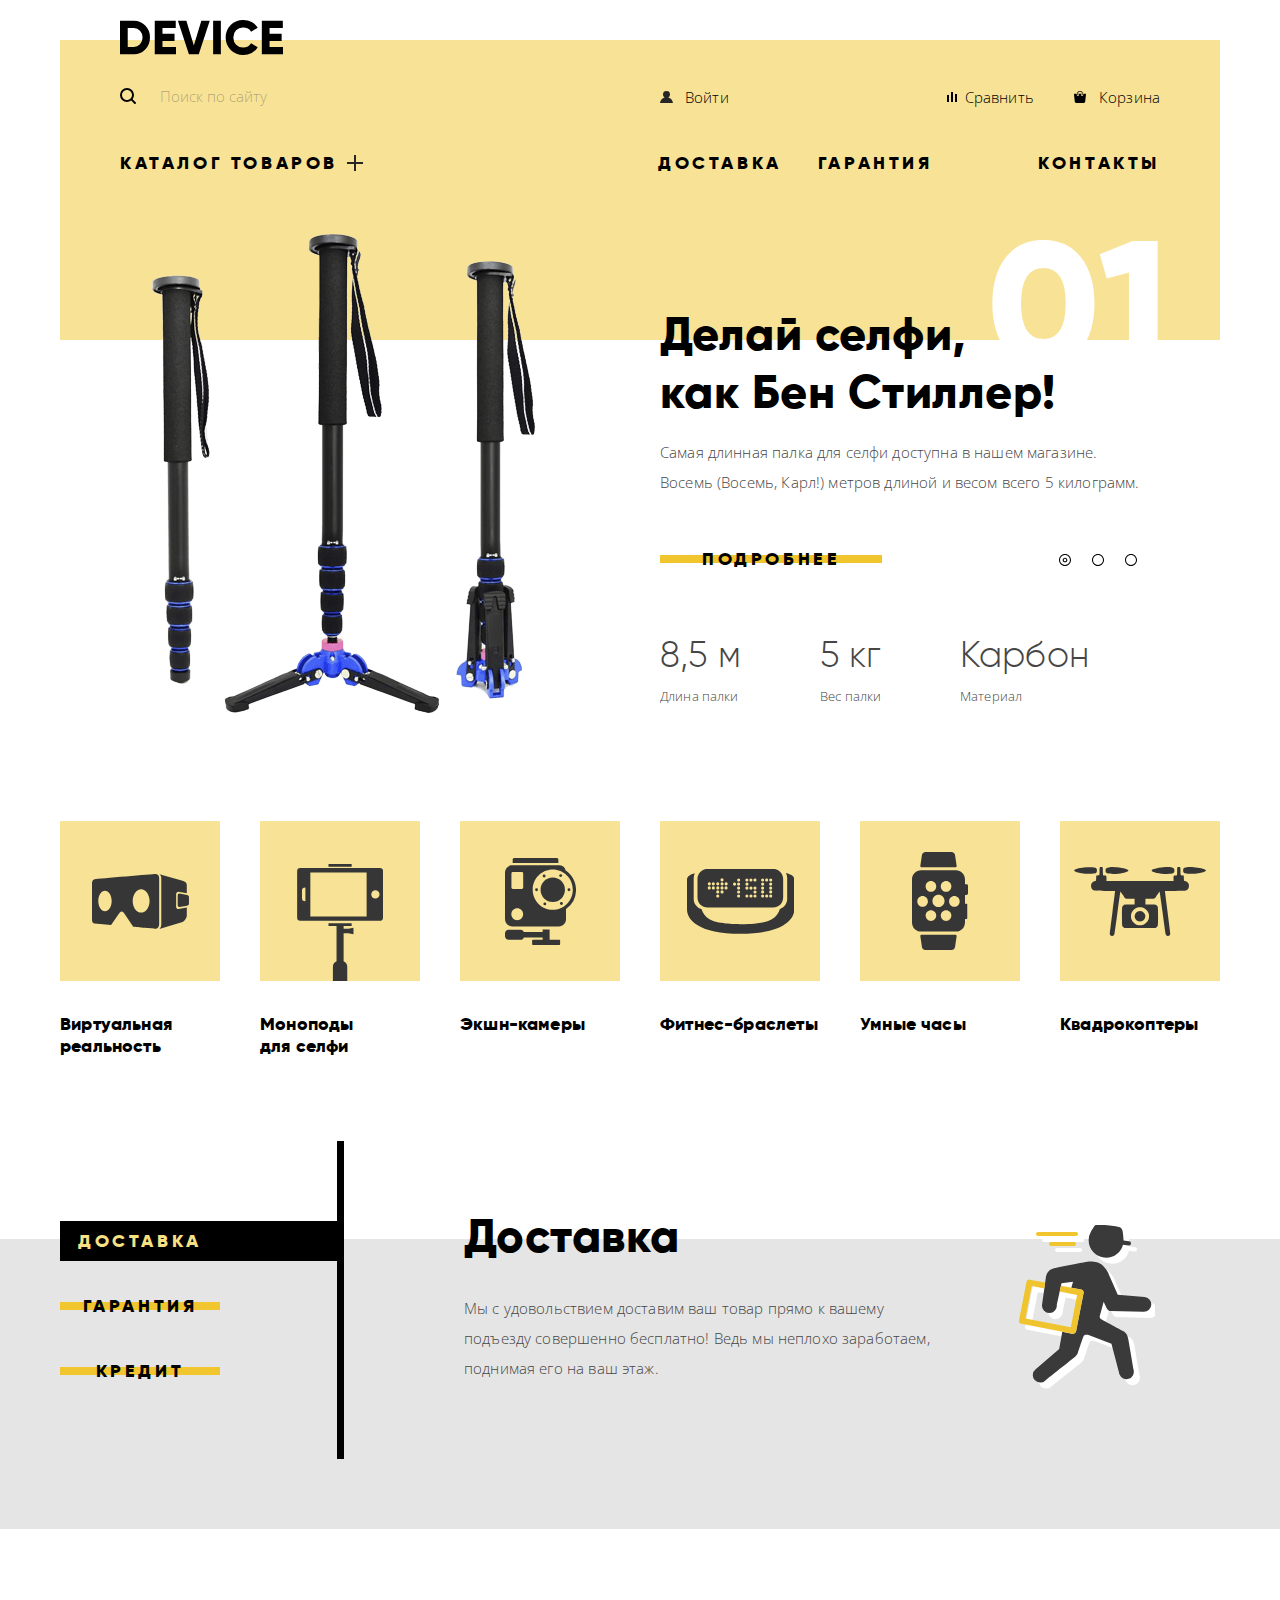
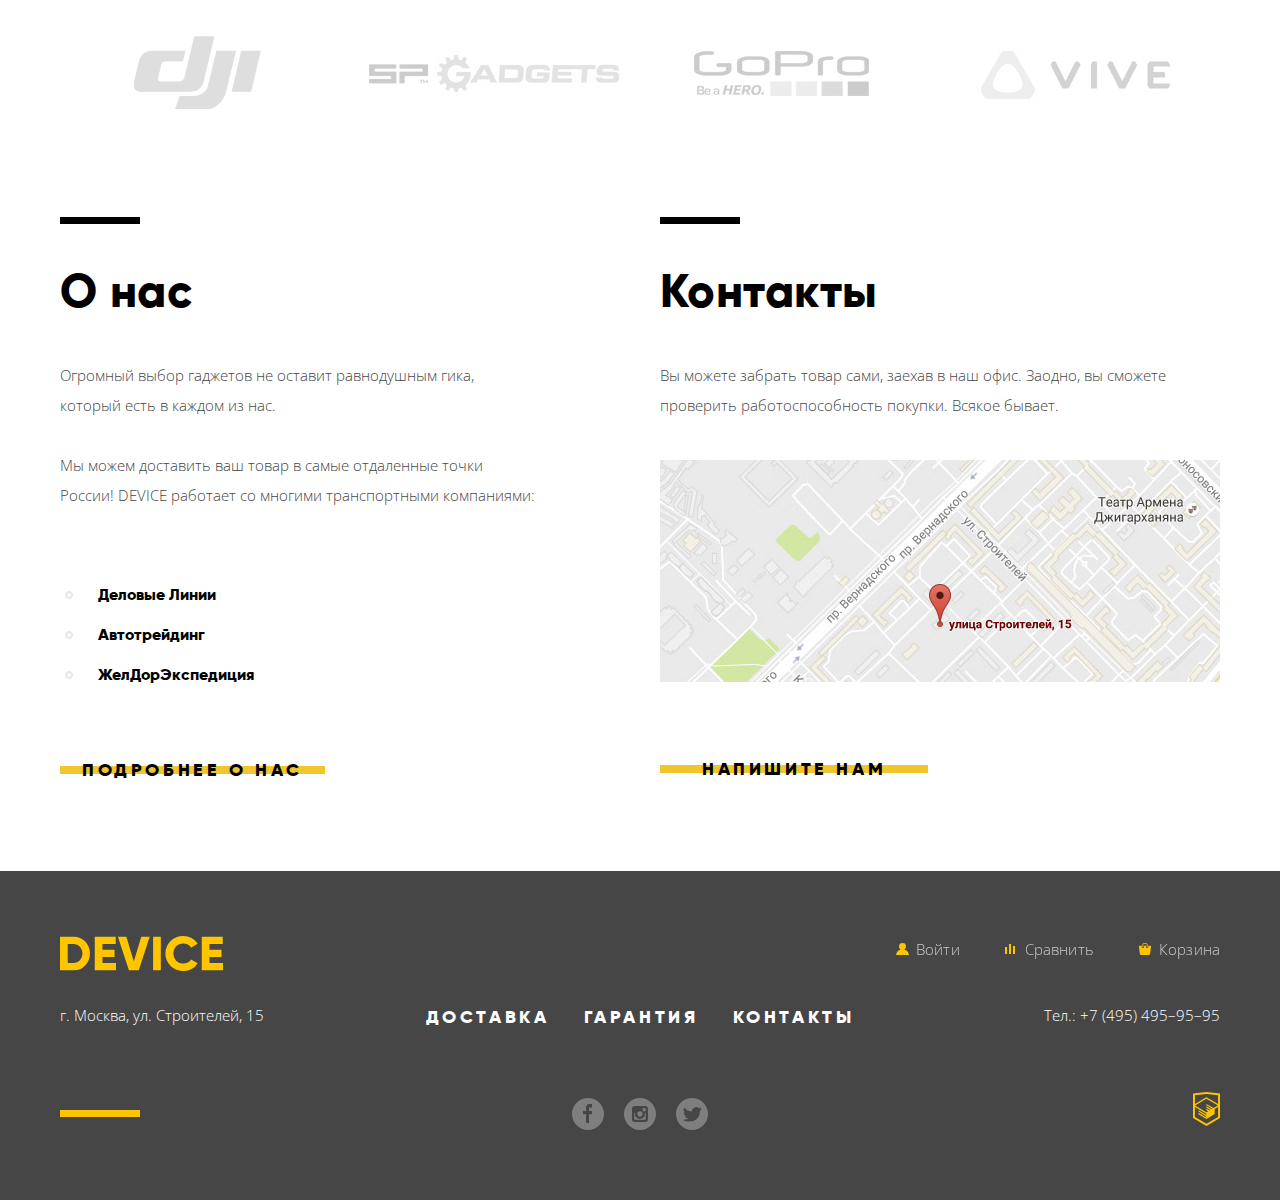
<file: index.html>
<!DOCTYPE html>
<html>
<head>
  <meta charset="utf-8">
  <title>Девайс</title>
  <link rel="stylesheet" href="css/normalize.min.css">
  <link rel="stylesheet" href="css/style.min.css">
  <link href="https://fonts.googleapis.com/css?family=Open+Sans:300,400&amp;subset=cyrillic" rel="stylesheet">
</head>
<body>
  <div class="container">
    <header class="main-header">
      <h1 class="visually-hidden">Девайс</h1>

      <p class="header-logo"><img src="img/logo-device.svg" alt="Логотип Девайс" width="163" height="36"></p>

      <div class="main-header-row-bottom">
        <nav class="main-navigation">
          <h2 class="visually-hidden">Главное меню</h2>
          <ul>
            <li>
              <a class="catalog-link" href="#">Каталог товаров</a>
              <ul class="main-navigation-catalog">
                <li>
                  <a href="inner.html">Виртуальная реальность</a>
                  <a href="inner.html">Моноподы для селфи</a>
                  <a href="inner.html">Экшн-камеры</a>
                </li>

                <li>
                  <a href="inner.html">Фитнесc-браслеты</a>
                  <a href="inner.html">Умные часы</a>
                </li>

                <li>
                  <a href="inner.html">Квадрокоптеры</a>
                </li>

                <li></li>

                <li></li>
              </ul>
            </li>
            <li><a href="#">Доставка</a></li>
            <li><a href="#">Гарантия</a></li>
            <li><a href="#">Контакты</a></li>
          </ul>
        </nav>
      </div>

      <div class="main-header-row-top">
        <ul class="user-navigation">
          <li class="profile-link hidden" hidden>
            <a href="#">Валентин Петухов</a>
          </li>
          <li class="login-link">
            <a href="#">Войти</a>
          </li>
          <li class="logout-link hidden" hidden>
            <a href="#">Выйти</a>
          </li>
          <li class="compare-link">
            <a href="#">Сравнить</a>
          </li>
          <li class="card-link">
            <a href="#">Корзина</a>
          </li>
        </ul>

        <form class="header-search" action="https://echo.htmlacademy.ru/" method="get">
          <label class="visually-hidden" for="site-search">Поиск по сайту</label>
          <input type="text" id="site-search" name="site-search" placeholder="Поиск по сайту"><button class="btn-search" type="submit"><span>Найти</span></button>
        </form>
      </div>
    </header>
  </div>

  <main>
    <div class="container">
      <section class="slider">
        <h2 class="visually-hidden">Слайдер предложений</h2>

        <input class="slider-control-item visually-hidden" type="radio" name="slider-control" value="slider-01" id="slider-control-01" checked>
        <input class="slider-control-item visually-hidden" type="radio" name="slider-control" value="slider-02" id="slider-control-02">
        <input class="slider-control-item visually-hidden" type="radio" name="slider-control" value="slider-03" id="slider-control-03">

        <div class="slider-control">
          <label for="slider-control-01"><span class="visually-hidden">Слайд №1</span></label>
          <label for="slider-control-02"><span class="visually-hidden">Слайд №2</span></label>
          <label for="slider-control-03"><span class="visually-hidden">Слайд №3</span></label>
        </div>

        <article class="slider-item" id="slide-01">
          <h2 class="visually-hidden">Карбоновая селфи-палка</h2>
          <span class="slider-item-number">01</span>
          <div class="slider-item-wrapper">
            <b class="slider-item-title">Делай селфи,<br>как Бен Стиллер!</b>
            <p class="slider-item-image">
              <a href="#" title="Перейти на страницу товара">
                <img src="img/karbonovaja-selfi-palka_slider-01.png" alt="Селфи палка, 8,5 м" width="384" height="486">
              </a>
            </p>
            <p class="slider-item-text">Самая длинная палка для селфи доступна в&nbsp;нашем магазине.<br>Восемь (Восемь, Карл!) метров длиной и&nbsp;весом всего 5&nbsp;килограмм.</p>
            <p class="slider-item-button">
              <a class="button" href="#"><span>Подробнее</span></a>
            </p>
            <table class="slider-item-table">
              <tr>
                <td>Длина палки</td>
                <td>8,5&nbsp;м</td>
              </tr>
              <tr>
                <td>Вес палки</td>
                <td>5&nbsp;кг</td>
              </tr>
              <tr>
                <td>Материал</td>
                <td>Карбон</td>
              </tr>
            </table>
          </div>
        </article>

        <article class="slider-item" id="slide-02">
          <h2 class="visually-hidden">Мотивирующий фитнес-браслет</h2>
          <span class="slider-item-number">02</span>
          <div class="slider-item-wrapper">
            <b class="slider-item-title">Худеем<br>правильно!</b>
            <p class="slider-item-image">
              <a href="#" title="Перейти на страницу товара">
                <img src="img/motivirujushhij-fitnes-braslet_slider-02.png" alt="Мотивирующий фитнес-браслет" width="345" height="485">
              </a>
            </p>
            <p class="slider-item-text">Мотивирующие фитнес-браслеты помогут найти в&nbsp;себе силы не&nbsp;пропускать занятия и&nbsp;соблюдать диету.</p>
            <p class="slider-item-button">
              <a class="button" href="#"><span>Подробнее</span></a>
            </p>
            <table class="slider-item-table">
              <tr>
                <td>Без подзарядки</td>
                <td>48&nbsp;часов</td>
              </tr>
            </table>
          </div>
        </article>

        <article class="slider-item" id="slide-03">
          <h2 class="visually-hidden">Квадрокоптер с&nbsp;лазером</h2>
          <span class="slider-item-number">03</span>
          <div class="slider-item-wrapper">
            <b class="slider-item-title">Порхает как бабочка, жалит как пчела!</b>
            <p class="slider-item-image">
              <a href="#" title="Перейти на страницу товара">
                <img src="img/kvadrokopter-s-lazerom_slider-03.png" alt="Квадракоптер, оснащённый лазером" width="526" height="334">
              </a>
            </p>
            <p class="slider-item-text">Этот обычный, на&nbsp;первый взгляд, квадрокоптер оснащен мощным лазером, замаскированным под стандартную камеру.</p>
            <p class="slider-item-button">
              <a class="button" href="#"><span>Подробнее</span></a>
            </p>
            <table class="slider-item-table">
              <tr>
                <td>Дальность полета</td>
                <td>800&nbsp;м</td>
              </tr>
              <tr>
                <td>Радиус поражения</td>
                <td>50&nbsp;м</td>
              </tr>
            </table>
          </div>
        </article>
      </section>
    </div>

    <section class="category-products">
      <div class="container">
        <h2 class="visually-hidden">Категории товаров</h2>

        <ul class="category-products-list">
          <li>
            <a href="inner.html" title="Перейти в каталог устройств виртуальной реальности">
              <h3>Виртуальная реальность</h3>
              <div class="products-list-image image-virtual"></div>
            </a>
          </li>
          <li>
            <a href="inner.html" title="Перейти в каталог моноподов для селфи">
              <h3>Моноподы<br>для селфи</h3>
              <div class="products-list-image image-monopode"></div>
            </a>
          </li>
          <li>
            <a href="inner.html" title="Перейти в каталог экшн-камер">
              <h3>Экшн-камеры</h3>
              <div class="products-list-image image-action-camera"></div>
            </a>
          </li>
          <li>
            <a href="inner.html" title="Перейти в каталог фитнес-браслетов">
              <h3>Фитнес-браслеты</h3>
              <div class="products-list-image image-fitness-brace"></div>
            </a>
          </li>
          <li>
            <a href="inner.html" title="Перейти в каталог умных часов">
              <h3>Умные часы</h3>
              <div class="products-list-image image-smart-watch"></div>
            </a>
          </li>
          <li>
            <a href="inner.html" title="Перейти в каталог квадрокоптеров">
              <h3>Квадрокоптеры</h3>
              <div class="products-list-image image-quadrupter"></div>
            </a>
          </li>
        </ul>
      </div>
    </section>

    <section class="services">
      <h2 class="visually-hidden">Наши услуги</h2>

      <div class="container">
        <div class="services-wrapper">
          <ul class="services-list-anchor">
            <li class="services-list-anchor-current" id="services-link-delivery"><a href="#services-list-delivery"><span>Доставка</span></a></li>
            <li id="services-link-guarantee"><a href="#services-list-guarantee"><span>Гарантия</span></a></li>
            <li id="services-link-credit"><a href="#services-list-credit"><span>Кредит</span></a></li>
          </ul>

          <ul class="services-list">
            <li class="services-list-current" id="services-list-delivery">
              <h3>Доставка</h3>
              <div class="services-list-image image-delivery"></div>
              <p>Мы&nbsp;с&nbsp;удовольствием доставим ваш товар прямо к&nbsp;вашему подъезду совершенно бесплатно! Ведь мы&nbsp;неплохо заработаем, поднимая его на&nbsp;ваш этаж.</p>
            </li>
            <li id="services-list-guarantee">
              <h3>Гарантия</h3>
              <div class="services-list-image image-guarantee"></div>
              <p>Если из-за возгорания купленного у&nbsp;нас товара у&nbsp;вас сгорит дом&nbsp;&mdash; не&nbsp;переживайте, мы&nbsp;выдадим вам новый.<br>Товар, не&nbsp;дом, конечно&nbsp;же.</p>
            </li>
            <li id="services-list-credit">
              <h3>Кредит</h3>
              <div class="services-list-image image-credit"></div>
              <p>Залезть в&nbsp;долговую яму стало проще! Кредитные консультанты подберут для вас наиболее выгодные условия кредита. Выгодные для нашего банка, разумеется.</p>
            </li>
          </ul>
        </div>
      </div>
    </section>

    <section class="brands">
      <div class="container">
        <h2 class="visually-hidden">Бренды в нашем магазине</h2>

        <svg class="visually-hidden" xmlns="http://www.w3.org/2000/svg">
          <defs>
            <filter id="filtersPicture">
              <feComposite in="SourceGraphic" in2="SourceGraphic" operator="arithmetic" k1="0" k2="1" k3="0" k4="0" />
              <feColorMatrix type="saturate" values="0" />
            </filter>
          </defs>
        </svg>

        <ul class="brands-list">
          <li class="brand-dji">
            <a href="https://www.dji.com/" title="Перейти на сайт DJI в отдельной вкладке" target="_blank">
              <svg xmlns="http://www.w3.org/2000/svg" viewBox="0 0 260 100" width="260" height="100">
                <image filter="url(&quot;#filtersPicture&quot;)" x="0" y="0" width="260" height="100" xmlns:xlink="http://www.w3.org/1999/xlink" xlink:href="img/brand-dji.png" />
              </svg>
              <span class="visually-hidden">dji.com</span>
            </a>
          </li>
          <li class="brand-sp-gadgets">
            <a href="http://www.sp-gadgets.com/" title="Перейти на сайт SP Gadgets в отдельной вкладке" target="_blank">
              <svg xmlns="http://www.w3.org/2000/svg" viewBox="0 0 260 100" width="260" height="100">
                <image filter="url(&quot;#filtersPicture&quot;)" x="0" y="0" width="260" height="100" xmlns:xlink="http://www.w3.org/1999/xlink" xlink:href="img/brand-sp-gadgets.png" />
              </svg>
              <span class="visually-hidden">sp-gadgets.com</span>
            </a>
          </li>
          <li class="brand-go-pro">
            <a href="https://ru.gopro.com/" title="Перейти на сайт GoPro в отдельной вкладке" target="_blank">
              <svg xmlns="http://www.w3.org/2000/svg" viewBox="0 0 260 100" width="260" height="100">
                <image filter="url(&quot;#filtersPicture&quot;)" x="0" y="0" width="260" height="100" xmlns:xlink="http://www.w3.org/1999/xlink" xlink:href="img/brand-go-pro.png" />
              </svg>
              <span class="visually-hidden">gopro.com</span>
            </a>
          </li>
          <li class="brand-vive">
            <a href="https://www.vive.com/" title="Перейти на сайт VIVE в отдельной вкладке" target="_blank">
              <svg xmlns="http://www.w3.org/2000/svg" viewBox="0 0 260 100" width="260" height="100">
                <image filter="url(&quot;#filtersPicture&quot;)" x="0" y="0" width="260" height="100" xmlns:xlink="http://www.w3.org/1999/xlink" xlink:href="img/brand-vive.png" />
              </svg>
              <span class="visually-hidden">vive.com</span>
            </a>
          </li>
        </ul>
      </div>
    </section>

    <div class="container">
      <div class="main-bottom-wrapper">
        <section class="main-about-us">
          <h2 class="section-title">О&nbsp;нас</h2>

          <p>Огромный выбор гаджетов не&nbsp;оставит равнодушным гика,<br>который есть в&nbsp;каждом из&nbsp;нас.</p>
          <div class="about-us-column">
            <p>Мы&nbsp;можем доставить ваш товар в&nbsp;самые отдаленные точки<br>России! DEVICE работает со&nbsp;многими транспортными компаниями:</p>
            <ul class="custon-list-1">
              <li><strong>Деловые Линии</strong></li>
              <li><strong>Автотрейдинг</strong></li>
              <li><strong>ЖелДорЭкспедиция</strong></li>
            </ul>
          </div>
          <p><a class="button" href="#"><span>Подробнее о&nbsp;нас</span></a></p>
        </section>

        <section class="main-contacts">
          <h2 class="section-title">Контакты</h2>

          <p>Вы&nbsp;можете забрать товар сами, заехав в&nbsp;наш офис. Заодно, вы&nbsp;сможете проверить работоспособность покупки. Всякое бывает.</p>
          <p class="main-contacts-map">
            <a class="link-map" href="img/map-main.jpg" title="Развернуть карту во всплывающем окне">
              <img src="img/map-main.jpg" alt="Карта нашего месторасположения" width="560" height="222">
            </a>
          </p>
          <p><a class="button write-us-link" href="#"><span>Напишите нам</span></a></p>
        </section>
      </div>
    </div>

    <section class="modal message-modal">
      <h2 class="visually-hidden">Напишите нам</h2>

      <form action="https://echo.htmlacademy.ru/?" method="post">
        <div class="modal-contacts-wrapper">
          <p class="message-modal-name">
            <label>Ваше имя:<br><input type="text" placeholder="Представьтесь, пожалуйста" name="message-modal-name" maxlength="255" required></label>
          </p>
          <p class="message-modal-email">
            <label>Ваш e-mail:<br><input type="email" placeholder="Для отправки ответа" name="message-modal-email" maxlength="255" required></label>
          </p>
        </div>
        <p class="message-modal-text">
          <label>Текст письма:<br><textarea rows="6" placeholder="В свободной форме" name="message-modal-text" maxlength="25000" required></textarea></label>
        </p>
        <p class="message-modal-btn">
          <button class="button" type="submit"><span>Отправить</span></button>
        </p>
      </form>

      <button class="modal-close" type="button"><span class="visually-hidden">Закрыть окно</span></button>
    </section>

    <section class="modal map-modal">
      <h2 class="visually-hidden">Мы&nbsp;на&nbsp;карте</h2>

      <iframe src="https://www.google.com/maps/embed?pb=!1m18!1m12!1m3!1d2249.1198539666025!2d37.52756879111318!3d55.686903972652715!2m3!1f0!2f0!3f0!3m2!1i1024!2i768!4f13.1!3m3!1m2!1s0x46b54cf65f5c8955%3A0x694710ccd55501e!2z0YPQuy4g0KHRgtGA0L7QuNGC0LXQu9C10LksIDE1LCDQnNC-0YHQutCy0LAsIDExOTMxMQ!5e0!3m2!1sru!2sru!4v1505046452622" width="800" height="600" allowfullscreen></iframe>

      <button class="modal-close" type="button"><span class="visually-hidden">Закрыть окно</span></button>
    </section>
  </main>

  <footer class="main-footer">
    <div class="container">
      <div class="main-footer-top">
        <p class="h1 footer-logo"><img src="img/logo-device-yellow.svg" alt="Логотип Девайс" width="163" height="36"></p>

        <ul class="footer-user-navigation">
          <li class="login-link">
            <a href="#"><span>Войти</span></a>
          </li>
          <li class="logout-link hidden" hidden>
            <a href="#"><span>Выйти</span></a>
          </li>
          <li class="compare-link">
            <a href="#"><span>Сравнить</span></a>
          </li>
          <li class="card-link">
            <a href="#"><span>Корзина</span></a>
          </li>
        </ul>
      </div>

      <div class="main-footer-middle">
        <ul class="footer-main-navigation">
          <li><a href="#">Доставка</a></li>
          <li><a href="#">Гарантия</a></li>
          <li><a href="#">Контакты</a></li>
        </ul>

        <p class="footer-address">г.&nbsp;Москва, ул.&nbsp;Строителей, 15</p>
        <p class="footer-phone">Тел.:&nbsp;<a href="tel:+74954959595">+7&nbsp;(495)&nbsp;495&ndash;95&ndash;95</a></p>
      </div>

      <div class="main-footer-bottom">
        <ul class="footer-social-list">
          <li class="facebook-link">
            <a href="#" title="Перейти в отдельной вкладке на нашу страницу в Фейсбук" target="_blank"><span class="visually-hidden">Фейсбук</span></a>
          </li
          ><li class="instagram-link">
            <a href="#" title="Перейти в отдельной вкладке на нашу страницу в Инстаграм" target="_blank"><span class="visually-hidden">Инстаграм</span></a>
          </li
          ><li class="twitter-link">
            <a href="#" title="Перейти в отдельной вкладке на нашу страницу в Твиттер" target="_blank"><span class="visually-hidden">Твитер</span></a>
          </li>
        </ul>

        <p class="footer-copyright">
          <a href="https://htmlacademy.ru/intensive/htmlcss" title="Перейти на страницу — Интенсивный онлайн‑курс
«Базовый HTML и CSS» HTML Academy"><img src="img/logo-html.svg" alt="Логотип HTML Academy" width="27" height="35"></a>
        </p>
      </div>
    </div>
  </footer>

  <script type="text/javascript" src="js/script.min.js"></script>
</body>
</html>
</file>
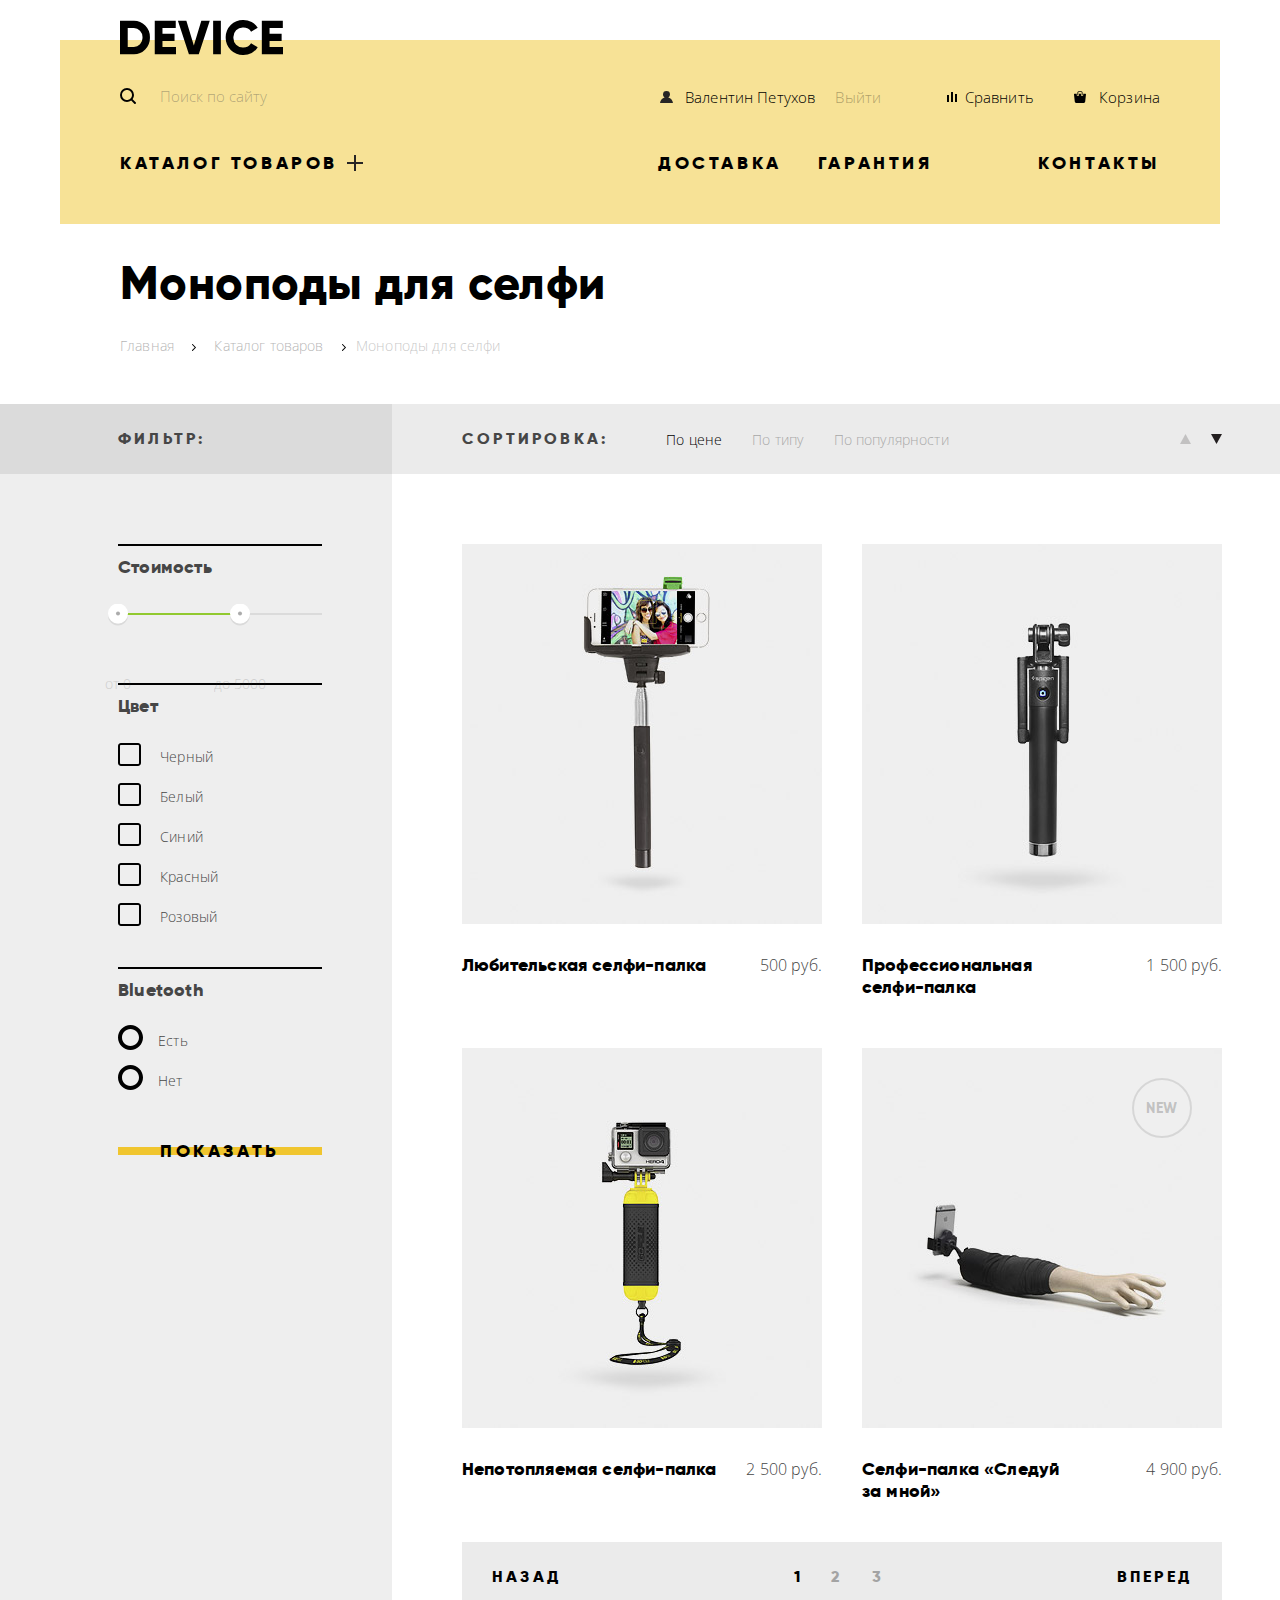
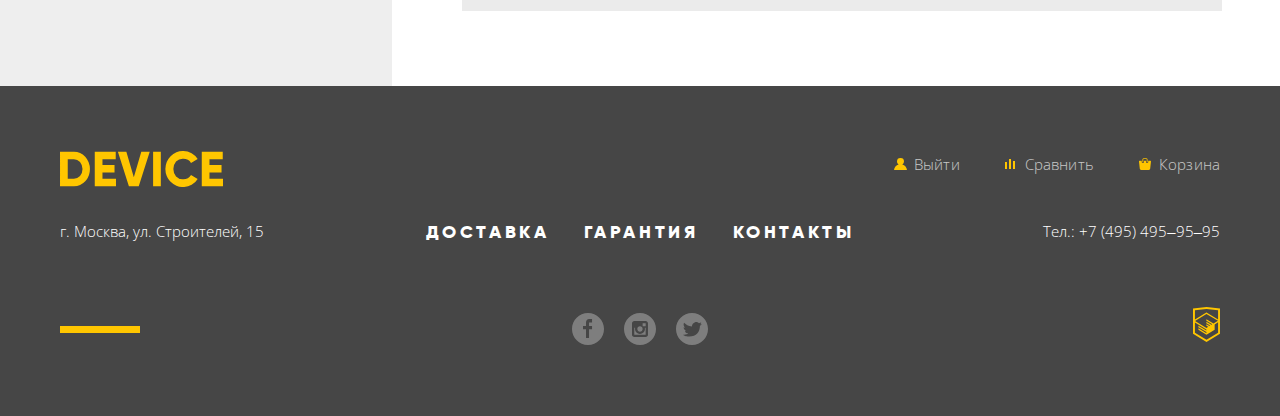
<file: inner.html>
<!DOCTYPE html>
<html>
<head>
  <meta charset="utf-8">
  <title>Девайс — Моноподы для селфи</title>
  <link rel="stylesheet" href="css/normalize.min.css">
  <link rel="stylesheet" href="css/style.min.css">
  <link href="https://fonts.googleapis.com/css?family=Open+Sans:300,400&amp;subset=cyrillic" rel="stylesheet">
</head>
<body>
  <div class="container">
    <header class="main-header inner-page-header">
      <h1 class="visually-hidden">Девайс</h1>
      <p class="header-logo">
        <a href="index.html" title="Перейти на&nbsp;главную страницу Девайс"><img src="img/logo-device.svg" alt="Логотип Девайс" width="163" height="36"></a>
      </p>

      <div class="main-header-row-bottom">
        <nav class="main-navigation">
          <h2 class="visually-hidden">Главное меню</h2>
          <ul>
            <li>
              <a class="catalog-link" href="#">Каталог товаров</a>
              <ul class="main-navigation-catalog">
                <li>
                  <a href="inner.html">Виртуальная реальность</a>
                  <a href="inner.html">Моноподы для селфи</a>
                  <a href="inner.html">Экшн-камеры</a>
                </li>

                <li>
                  <a href="inner.html">Фитнесc-браслеты</a>
                  <a href="inner.html">Умные часы</a>
                </li>

                <li>
                  <a href="inner.html">Квадрокоптеры</a>
                </li>

                <li></li>

                <li></li>
              </ul>
            </li>
            <li><a href="#">Доставка</a></li>
            <li><a href="#">Гарантия</a></li>
            <li><a href="#">Контакты</a></li>
          </ul>
        </nav>
      </div>

      <div class="main-header-row-top">
        <ul class="user-navigation">
          <li class="profile-link">
            <a href="#">Валентин Петухов</a>
          </li>
          <li class="logout-link">
            <a href="#">Выйти</a>
          </li>
          <li class="login-link hidden" hidden>
            <a href="#">Войти</a>
          </li>
          <li class="compare-link">
            <a href="#">Сравнить</a>
          </li>
          <li class="card-link">
            <a href="#">Корзина</a>
          </li>
        </ul>

        <form class="header-search" action="https://echo.htmlacademy.ru/" method="get">
          <label class="visually-hidden" for="site-search">Поиск по сайту</label>
          <input type="text" id="site-search" name="site-search" placeholder="Поиск по сайту"><button class="btn-search" type="submit"><span>Найти</span></button>
        </form>
      </div>
    </header>
  </div>

  <main class="inner-page">
    <div class="container">
      <h2 class="page-title">Моноподы для селфи</h2>

      <ul class="breadcrumbs">
        <li>
          <a href="index.html">Главная</a>
        </li>
        <li>
          <a href="#">Каталог товаров</a>
        </li>
        <li class="breadcrumbs-current">Моноподы для селфи</li>
      </ul>
    </div>

    <div class="inner-wrapper">

      <div class="filter-left-wrapper"></div>

      <section class="filters">
        <h3>Фильтр:</h3>

        <form method="get" action="https://echo.htmlacademy.ru">
          <fieldset class="filters-price">
            <legend>Стоимость</legend>
            <label class="range-filters-label label-min" for="filters-prices-from">от&nbsp;0</label>
            <input class="visually-hidden" type="number" min="0" max="5000" id="filters-prices-from">
            <label class="range-filters-label label-max" for="filters-prices-to">до&nbsp;5000</label>
            <input class="visually-hidden" type="number" min="0" max="5000" id="filters-prices-to">

            <div class="range-filters">
              <div class="scale">
                <div class="bar"></div>
              </div>
              <div class="toogle toggle-min"></div>
              <div class="toogle toggle-max"></div>
            </div>
          </fieldset>

        <fieldset class="filters-color">
          <legend>Цвет</legend>
          <ul>
            <li>
              <input class="visually-hidden" type="checkbox" name="filters-color-black" id="filters-color-black">
              <label for="filters-color-black">Черный</label>
            </li>
            <li>
              <input class="visually-hidden" type="checkbox" name="filters-color-white" id="filters-color-white">
              <label for="filters-color-white">Белый</label>
            </li>
            <li>
              <input class="visually-hidden" type="checkbox" name="filters-color-blue" id="filters-color-blue">
              <label for="filters-color-blue">Синий</label>
            </li>
            <li>
              <input class="visually-hidden" type="checkbox" name="filters-color-red" id="filters-color-red">
              <label for="filters-color-red">Красный</label>
            </li>
            <li>
              <input class="visually-hidden" type="checkbox" name="filters-color-pink" id="filters-color-pink">
              <label for="filters-color-pink">Розовый</label>
            </li>
          </ul>
        </fieldset>

        <fieldset class="filters-bluetooth">
          <legend>Bluetooth</legend>
          <ul>
            <li>
              <input class="visually-hidden" type="radio" name="filters-bluetooth" id="filters-bluetooth-true" value="true">
              <label for="filters-bluetooth-true">Есть</label>
            </li>
            <li>
              <input class="visually-hidden" type="radio" name="filters-bluetooth" id="filters-bluetooth-false" value="false">
              <label for="filters-bluetooth-false">Нет</label>
            </li>
          </ul>
        </fieldset>

        <button class="button" type="submit"><span>Показать</span></button>
      </form>

    </section>

    <div class="catalog-inner-wrapper">

      <section class="sorting">
        <h3>Сортировка:</h3>

        <ul class="sorting-list">
          <li class="sorting-list-current"><a>По&nbsp;цене</a></li>
          <li><a href="#">По&nbsp;типу</a></li>
          <li><a href="#">По&nbsp;популярности</a></li>
        </ul>

        <ul class="sorting-direction">
          <li class="direction-dir direction-dir-up"><a href="#"><span class="visually-hidden">Сортировка по&nbsp;возрастанию</span></a></li>
          <li class="direction-dir direction-dir-down direction-current"><a href="#"><span class="visually-hidden">Сортировка по&nbsp;убыванию</span></a></li>
        </ul>
      </section>

    <section class="catalog-inner">
      <h3 class="visually-hidden">Список товаров</h3>

      <ul class="catalog-inner-list">
        <li>
          <a class="catalog-inner-header" href="#" title="Перейти на страницу товара">
            <h4>Любительская селфи-палка</h4>
          </a>

          <div class="catalog-inner-image-wrapper" tabindex="0">
            <p class="catalog-inner-image">
              <img src="img/ljubitel'skaja-selfi-palka_catalog.jpg" alt="Любительская селфи-палка" width="360" height="380">
            </p>

            <div class="catalog-inner-wrapper-button">
              <button class="btn-card button" type="button"><span>В корзину</span></button>
              <button class="btn-compare" type="button">Добавить к сравнению</button>
            </div>
          </div>

          <p class="catalog-inner-price">500&nbsp;руб.</p>
        </li>

        <li>
          <a class="catalog-inner-header" href="#" title="Перейти на страницу товара">
            <h4>Профессиональная<br>селфи-палка</h4>
          </a>

          <div class="catalog-inner-image-wrapper" tabindex="0">
            <p class="catalog-inner-image">
              <img src="img/professional'naja-selfi-palka_catalog.jpg" alt="Профессиональная селфи-палка" width="360" height="380">
            </p>

            <div class="catalog-inner-wrapper-button">
              <button class="btn-card button" type="button"><span>В корзину</span></button>
              <button class="btn-compare" type="button">Добавить к сравнению</button>
            </div>
          </div>

          <p class="catalog-inner-price">1&nbsp;500&nbsp;руб.</p>
        </li>

        <li>
          <a class="catalog-inner-header" href="#" title="Перейти на страницу товара">
            <h4>Непотопляемая селфи-палка</h4>
          </a>

          <div class="catalog-inner-image-wrapper" tabindex="0">
            <p class="catalog-inner-image">
              <img src="img/nepotopljaemaja-selfi-palka_catalog.jpg" alt="Непотопляемая селфи-палка" width="360" height="380">
            </p>

            <div class="catalog-inner-wrapper-button">
              <button class="btn-card button" type="button"><span>В корзину</span></button>
              <button class="btn-compare" type="button">Добавить к сравнению</button>
            </div>
          </div>

          <p class="catalog-inner-price">2&nbsp;500&nbsp;руб.</p>
        </li>

        <li>
          <a class="catalog-inner-header" href="#" title="Перейти на страницу товара">
            <h4>Селфи-палка &laquo;Следуй за&nbsp;мной&raquo;</h4>
          </a>

          <div class="catalog-inner-image-wrapper" tabindex="0">
            <p class="catalog-inner-image">
              <img src="img/selfi-palka-Sleduj-za-mnoj_catalog.jpg" alt="Селфи-палка «Следуй за мной»" width="360" height="380">
            </p>

            <div class="catalog-inner-wrapper-button">
              <button class="btn-card button" type="button"><span>В корзину</span></button>
              <button class="btn-compare" type="button">Добавить к сравнению</button>
            </div>
          </div>

          <span class="catalog-item-label">New</span>

          <p class="catalog-inner-price">4&nbsp;900&nbsp;руб.</p>
        </li>
      </ul>

      <div class="catalog-inner-pagination">
        <a class="pagination-forwback-link" href="#"><span>Назад</span></a>
        <ul class="inner-pagination-list">
          <li class="inner-pagination-list-current"><a>1</a></li>
          <li><a href="#">2</a></li>
          <li><a href="#">3</a></li>
        </ul>
        <a class="pagination-forwback-link" href="#"><span>Вперед</span></a>
      </div>
    </section>
    </div>
      <div class="filter-right-wrapper"></div>
    </div>
  </main>

  <footer class="main-footer">
    <div class="container">
      <div class="main-footer-top">
        <p class="h1 footer-logo"><a href="index.html" title="Перейти на&nbsp;главную страницу Девайс"><img src="img/logo-device-yellow.svg" alt="Логотип Девайс" width="163" height="36"></a></p>

        <ul class="footer-user-navigation">
          <li class="login-link hidden" hidden>
            <a href="#"><span>Войти</span></a>
          </li>
          <li class="logout-link">
            <a href="#"><span>Выйти</span></a>
          </li>
          <li class="compare-link">
            <a href="#"><span>Сравнить</span></a>
          </li>
          <li class="card-link">
            <a href="#"><span>Корзина</span></a>
          </li>
        </ul>
      </div>

      <div class="main-footer-middle">
        <ul class="footer-main-navigation">
          <li><a href="#">Доставка</a></li>
          <li><a href="#">Гарантия</a></li>
          <li><a href="#">Контакты</a></li>
        </ul>

        <p class="footer-address">г.&nbsp;Москва, ул.&nbsp;Строителей, 15</p>
        <p class="footer-phone">Тел.:&nbsp;<a href="tel:+74954959595">+7&nbsp;(495)&nbsp;495&#x2012;95&#x2012;95</a></p>
      </div>

      <div class="main-footer-bottom">
        <ul class="footer-social-list">
          <li class="facebook-link">
            <a href="#" title="Перейти в отдельной вкладке на нашу страницу в Фейсбук" target="_blank"><span class="visually-hidden">Фейсбук</span></a>
          </li
          ><li class="instagram-link">
            <a href="#" title="Перейти в отдельной вкладке на нашу страницу в Инстаграм" target="_blank"><span class="visually-hidden">Инстаграм</span></a>
          </li
          ><li class="twitter-link">
            <a href="#" title="Перейти в отдельной вкладке на нашу страницу в Твиттер" target="_blank"><span class="visually-hidden">Твитер</span></a>
          </li>
        </ul>

        <p class="footer-copyright">
          <a href="https://htmlacademy.ru/intensive/htmlcss" title="Перейти на страницу — Интенсивный онлайн‑курс
«Базовый HTML и CSS» HTML Academy"><img src="img/logo-html.svg" alt="Логотип HTML Academy" width="27" height="35"></a>
        </p>
      </div>
    </div>
  </footer>

  <script type="text/javascript" src="js/script.min.js"></script>
</body>
</html>
</file>
<file: css/style.min.css>
@font-face{font-family:'Gilroy';src:local('Gilroy'),url(../fonts/gilroylight.woff2) format('woff2'),url(../fonts/gilroylight.woff) format('woff'),url(../fonts/gilroylight.ttf) format('truetype');font-weight:300;font-style:normal}@font-face{font-family:'Gilroy';src:local('Gilroy'),url(../fonts/gilroyextrabold.woff2) format('woff2'),url(../fonts/gilroyextrabold.woff) format('woff'),url(../fonts/gilroyextrabold.ttf) format('truetype');font-weight:700;font-style:normal}body{color:#464646;font:300 15px/30px 'Open Sans','Arial',sans-serif;letter-spacing:.01em;min-height:100%;-webkit-box-orient:vertical;-webkit-box-direction:normal;-ms-flex-direction:column;flex-direction:column}a{text-decoration:none}.main-about-us h2,.main-contacts h2,.page-title,.services-list h3,.slider-item-title{font-weight:700;font-size:47px;line-height:normal;font-family:'Gilroy','Arial',sans-serif;letter-spacing:.01em;color:#000}.catalog-inner-list h4,.category-products-list h3{color:#000;font-size:18px;font-weight:700;font-family:'Gilroy','Arial',sans-serif;letter-spacing:.01em}.filters h3,.sorting h3{font:700 16px 'Gilroy','Arial',sans-serif;text-transform:uppercase;letter-spacing:.2em}.main-header,.main-header-row-top,body{display:-webkit-box;display:-ms-flexbox;display:flex}.main-header{position:relative;height:300px;margin-top:40px;padding:0 60px 40px;background-color:#f7e296;-webkit-box-orient:vertical;-webkit-box-direction:normal;-ms-flex-direction:column;flex-direction:column}.main-header.inner-page-header{height:auto}.main-header-row-top{-webkit-box-orient:horizontal;-webkit-box-direction:reverse;-ms-flex-direction:row-reverse;flex-direction:row-reverse;-webkit-box-pack:justify;-ms-flex-pack:justify;justify-content:space-between;-webkit-box-ordinal-group:3;-ms-flex-order:2;order:2;margin-bottom:20px}.main-header-row-bottom{-webkit-box-ordinal-group:4;-ms-flex-order:3;order:3}.main-footer,main{-ms-flex-negative:0;flex-shrink:0}.main-footer{padding:60px 0 65px}main{-webkit-box-flex:1;-ms-flex-positive:1;flex-grow:1;min-width:1200px}.inner-page{padding-top:30px}.page-title{margin-top:0;margin-bottom:15px;margin-left:60px}.header-logo{margin-top:-20px;margin-bottom:17px}.header-logo img{display:block}.main-navigation ul{margin:0;list-style:none}.main-navigation>ul{display:-webkit-box;display:-ms-flexbox;display:flex;-ms-flex-wrap:wrap;flex-wrap:wrap;padding:0}.main-navigation>ul>li:first-child{width:520px}.main-navigation>ul>li:last-child{margin-left:auto}.main-navigation>ul>li:last-child a,.user-navigation>li:last-child a{padding-right:0}.main-navigation .catalog-link{display:inline-block;padding:10px 150px 10px 0;background-image:url(../img/plus.svg);background-position:center right 125px;background-repeat:no-repeat;background-size:16px}.catalog-link:focus+.main-navigation-catalog,.catalog-link:hover+.main-navigation-catalog{display:-webkit-box;display:-ms-flexbox;display:flex}.main-navigation a{display:inline-block;padding:10px 18px;vertical-align:middle;font:700 18px 'Gilroy','Arial',sans-serif;letter-spacing:.2em;text-transform:uppercase;color:#000}.main-navigation a:focus,.main-navigation a:hover{opacity:.6}.main-navigation a:focus{outline:0}.main-navigation a:active{opacity:.3}.main-navigation-catalog{-webkit-box-pack:justify;-ms-flex-pack:justify;justify-content:space-between;position:absolute;left:0;z-index:2;display:none;width:100%;min-height:154px;padding:11px 60px;background-color:#f7e296}.main-navigation-catalog:hover{display:-webkit-box;display:-ms-flexbox;display:flex}.category-products-list li,.main-navigation-catalog li{-webkit-box-flex:0;-ms-flex:0 0 160px;flex:0 0 160px}.main-navigation-catalog li:first-child,.main-navigation-catalog li:last-child{-ms-flex-preferred-size:200px;flex-basis:200px}.main-navigation-catalog li:not(:last-child){margin-right:40px}.main-navigation-catalog a{display:block;padding:0;font:300 15px/36px 'Open Sans','Arial',sans-serif;letter-spacing:.01em;text-transform:none;color:#000}.main-navigation-catalog a:focus,.main-navigation-catalog a:hover{opacity:.6}.main-navigation-catalog a:active{opacity:.3}.user-navigation{display:-webkit-box;display:-ms-flexbox;display:flex;-webkit-box-align:center;-ms-flex-align:center;align-items:center;-ms-flex-wrap:wrap;flex-wrap:wrap;-ms-flex-negative:0;flex-shrink:0;width:510px;margin:0;padding:0;list-style:none}.user-navigation a{display:inline-block;padding:0 10px 0 35px;vertical-align:middle;line-height:36px;color:#000}.user-navigation a:focus,.user-navigation a:hover{opacity:.6}.user-navigation a:focus{outline:0}.btn-search:active span,.category-products-list a:active .products-list-image::before,.category-products-list a:active h3,.user-navigation a:active{opacity:.3}.login-link a{background-position:center left 10px}.compare-link a,.login-link a{background-repeat:no-repeat}.card-link a,.profile-link a{background-position:center left 10px;background-repeat:no-repeat}.login-link a,.profile-link a{background-image:url(../img/user.svg);background-size:13px 12px}.compare-link a{background-image:url(../img/compare.svg);background-size:10px 10px;background-position:center left 17px}.card-link,.compare-link{margin-left:20px}.user-navigation .login-link,.user-navigation .logout-link{margin-right:auto}.card-link a{background-image:url(../img/cart.svg);background-size:12px 12px}.logout-link a{padding-left:10px;opacity:.3}.header-search{display:-webkit-box;display:-ms-flexbox;display:flex;width:440px}.header-search input[type=text]{-webkit-box-flex:1;-ms-flex-positive:1;flex-grow:1;padding:5px 40px;font:inherit;line-height:36px;color:#000;background-color:transparent;background-image:url(../img/search.svg);background-position:center left;background-repeat:no-repeat;background-size:16px;border-bottom:2px solid transparent}.header-search input[type=text]:hover{background-color:transparent}.header-search input[type=text]:focus{background-color:transparent;-webkit-box-shadow:none;box-shadow:none;border-color:#000}.header-search input[type=text]+.btn-search{display:inline-block;vertical-align:middle;visibility:hidden}.catalog-inner-header:focus+.catalog-inner-image-wrapper>.catalog-inner-wrapper-button,.catalog-inner-header:hover+.catalog-inner-image-wrapper>.catalog-inner-wrapper-button,.catalog-inner-image-wrapper:focus .catalog-inner-wrapper-button,.catalog-inner-image-wrapper:hover .catalog-inner-wrapper-button,.header-search input[type=text]+.btn-search:focus,.header-search input[type=text]+.btn-search:hover,.header-search input[type=text]:focus+.btn-search{visibility:visible}.header-search input::-webkit-input-placeholder{color:rgba(0,0,0,.3)}.header-search input:-ms-input-placeholder{color:rgba(0,0,0,.3)}.header-search input::placeholder,.header-search input:placeholder{color:rgba(0,0,0,.3)}.header-search input:hover::-webkit-input-placeholder{color:rgba(0,0,0,.6)}.header-search input:hover:-ms-input-placeholder{color:rgba(0,0,0,.6)}.header-search input:hover::placeholder,.header-search input:hover:placeholder{color:rgba(0,0,0,.6)}.btn-search{padding:5px 20px;font:inherit;line-height:36px;color:#000;background-color:transparent;border:2px solid #000;cursor:pointer}.btn-search:focus,.btn-search:hover{color:#fff;background-color:#000}.btn-search:focus,.category-products-list a:focus,.services-list-anchor a:focus{outline:0}.slider{position:relative;margin-top:-35px;margin-bottom:80px;padding-bottom:35px;padding-right:60px}.slider-item{position:relative;display:none}.services-list .services-list-current,.slider-item.slider-item-current{display:block}.slider-item-wrapper{display:-webkit-box;display:-ms-flexbox;display:flex;-webkit-box-orient:vertical;-webkit-box-direction:normal;-ms-flex-direction:column;flex-direction:column;width:500px;min-height:400px;margin-left:auto}.slider-item-title{position:relative;margin-bottom:16px}.slider-item-table{display:block;width:500px;max-height:90px;overflow:hidden}.slider-item-table tbody{display:-webkit-box;display:-ms-flexbox;display:flex;-webkit-box-align:start;-ms-flex-align:start;align-items:flex-start}.category-products-list a,.slider-item-table tr{display:-webkit-box;display:-ms-flexbox;display:flex;-webkit-box-orient:vertical;-webkit-box-direction:reverse;-ms-flex-direction:column-reverse;flex-direction:column-reverse}.slider-item-table td{padding:0}.slider-item-table tr:not(:last-child){-ms-flex-negative:0;flex-shrink:0;margin-right:20px}.slider-item-table tr:first-child{-webkit-box-flex:0;-ms-flex:0 0 140px;flex:0 0 140px}.slider-item-table tr:nth-child(2){-webkit-box-flex:0;-ms-flex:0 0 120px;flex:0 0 120px}.slider-item-table tr:last-child{-webkit-box-flex:1;-ms-flex-positive:1;flex-grow:1}.slider-item-image{position:absolute;top:-75px;left:0;max-width:565px;width:100%;margin:0;text-align:center}.slider-item-image img{max-height:495px;-o-object-fit:contain;object-fit:contain;-o-object-position:center;object-position:center}.slider-item-text{margin-top:0;margin-bottom:42px}.slider-item-button{margin:auto 0 55px}.slider-item-table td:last-child{margin-bottom:10px}.slider-item-number{position:absolute;top:-90px;right:-12px;font:700 179.2px/179.2px 'Gilroy','Arial',sans-serif;letter-spacing:.01em;color:#fff}.slider-item td:first-child{font-size:13px;line-height:20px;letter-spacing:.01em}.slider-item td:nth-child(2){font:300 36px 'Gilroy','Arial',sans-serif}#slider-control-01:checked~#slide-01,#slider-control-02:checked~#slide-02,#slider-control-03:checked~#slide-03{display:block}.category-products{margin-bottom:152px}.category-products-list{display:-webkit-box;display:-ms-flexbox;display:flex;-webkit-box-pack:justify;-ms-flex-pack:justify;justify-content:space-between;-ms-flex-wrap:wrap;flex-wrap:wrap;margin:0;padding:0;list-style:none;line-height:normal}.category-products-list li{margin-right:20px;margin-left:20px;margin-bottom:30px}.category-products-list li:nth-child(6n+1){margin-left:0}.category-products-list li:nth-child(6n){margin-right:0}.catalog-inner-header h4,.category-products-list h3{margin:0}.products-list-image{position:relative;width:160px;height:160px;margin-bottom:32px;background-color:#f7e296}.products-list-image::before{content:'';position:absolute;top:0;left:0;display:block;width:100%;height:100%;background:center no-repeat}.image-virtual::before{background-image:url(../img/popular-1.svg)}.image-monopode::before{background-image:url(../img/popular-2.svg);background-position:bottom}.image-action-camera::before{background-image:url(../img/popular-3.svg)}.image-fitness-brace::before{background-image:url(../img/popular-4.svg)}.image-smart-watch::before{background-image:url(../img/popular-5.svg)}.image-quadrupter::before{background-image:url(../img/popular-6.svg)}.category-products-list a:focus .products-list-image,.category-products-list a:hover .products-list-image{background-color:#f0c52e}.services{margin-bottom:95px;padding:12px 0 70px;background-color:#e5e5e5}.services-list-anchor,.services-wrapper{display:-webkit-box;display:-ms-flexbox;display:flex}.services-wrapper{margin-top:-110px}.services-list-anchor{-webkit-box-flex:0;-ms-flex:0 0 284px;flex:0 0 284px;-webkit-box-orient:vertical;-webkit-box-direction:normal;-ms-flex-direction:column;flex-direction:column;-webkit-box-pack:start;-ms-flex-pack:start;justify-content:flex-start;margin:0;padding:80px 0 68px;list-style:none;border-right:7px solid #000}.services-list-anchor a{position:relative;display:inline-block;width:100%;padding-top:9px;padding-bottom:9px;vertical-align:middle;font:700 18px 'Gilroy','Arial',sans-serif;letter-spacing:.2em;text-transform:uppercase;text-align:left;color:#000}.services-list-anchor span{position:relative;display:block;width:160px;text-align:center}.services-list-anchor a::before{content:'';position:absolute;top:50%;left:0;display:block;width:160px;height:8px;background-color:#f0c52e;-webkit-transform:translateY(-50%);-ms-transform:translateY(-50%);transform:translateY(-50%);-webkit-transition:height .2s ease-in-out;-o-transition:height .2s ease-in-out;transition:height .2s ease-in-out}.button:focus::before,.button:hover::before,.services-list-anchor a:focus::before,.services-list-anchor a:hover::before{height:100%}.services-list-anchor a:active,.services-list-anchor-current a{color:#f7e184}.services-list-anchor a:active::before,.services-list-anchor-current a::before{width:100%;height:100%;background-color:#000}.services-list{-webkit-box-flex:1;-ms-flex-positive:1;flex-grow:1;margin:0;padding-left:120px;list-style:none}.services-list li{position:relative;display:none;margin-top:66px}.services-list-anchor li:not(:last-child){margin-bottom:25px}.services-list h3{width:480px;margin-top:0;margin-bottom:28px}.services-list p{width:480px;margin:0}.services-list-image{position:absolute;right:65px;bottom:-6px;width:300px;height:100%;background-position:center;background-repeat:no-repeat}.image-delivery{width:136px;height:164px;background-image:url(../img/delivery.svg)}.image-guarantee{width:171px;height:194px;background-image:url(../img/warranty.svg)}.image-credit{width:156px;height:186px;background-image:url(../img/credit.svg)}.brands{margin-bottom:84px}.brands-list{display:-webkit-box;display:-ms-flexbox;display:flex;-webkit-box-pack:justify;-ms-flex-pack:justify;justify-content:space-between;-ms-flex-wrap:wrap;flex-wrap:wrap;margin:0;padding:0;list-style:none}.brands-list li:first-child{margin-left:10px}.brands-list li:last-child{margin-right:10px}.brands-list svg{background-position:center;background-repeat:no-repeat;background-size:100%;opacity:.2;-webkit-transition:all .4s ease-in-out;-o-transition:all .4s ease-in-out;transition:all .4s ease-in-out}.brand-dji svg{background-image:url(../img/brand-dji.png)}.brand-sp-gadgets svg{background-image:url(../img/brand-sp-gadgets.png)}.brand-go-pro svg{background-image:url(../img/brand-go-pro.png)}.brand-vive svg{background-image:url(../img/brand-vive.png)}.brands-list a:focus svg,.brands-list a:hover svg,.footer-user-navigation a:focus span,.footer-user-navigation a:hover span{opacity:1}.brands-list a:focus image,.brands-list a:hover image{opacity:0}.brands-list a:focus{outline:0}.main-bottom-wrapper{display:-webkit-box;display:-ms-flexbox;display:flex;margin-bottom:81px}.main-about-us strong{font:700 16px/40px 'Gilroy','Arial',sans-serif;letter-spacing:0;color:#000}.main-about-us{-webkit-box-flex:0;-ms-flex:0 0 560px;flex:0 0 560px;margin-right:40px}.main-about-us p{margin:30px 0;letter-spacing:0}.main-about-us .button{padding-left:22px;padding-right:22px}.about-us-column{display:-webkit-box;display:-ms-flexbox;display:flex;-webkit-box-orient:vertical;-webkit-box-direction:normal;-ms-flex-direction:column;flex-direction:column;-webkit-box-pack:justify;-ms-flex-pack:justify;justify-content:space-between;margin-bottom:55px;min-height:245px}.main-contacts{-webkit-box-flex:0;-ms-flex:0 0 560px;flex:0 0 560px}.main-contacts iframe,.map-modal iframe{border:0}.main-contacts p{margin:40px 0;letter-spacing:0}.main-about-us :first-child,.main-contacts :first-child{margin-top:0}.main-about-us :last-child,.main-contacts :last-child{margin-bottom:0}.main-contacts .main-contacts-map{margin-bottom:58px}.main-footer{min-width:1200px;color:#fff;background-color:#464646}.main-footer-top{-webkit-box-align:start;-ms-flex-align:start;align-items:flex-start;margin-bottom:20px}.main-footer-bottom,.main-footer-middle,.main-footer-top{display:-webkit-box;display:-ms-flexbox;display:flex;-webkit-box-pack:justify;-ms-flex-pack:justify;justify-content:space-between}.main-footer-middle{margin-bottom:60px;-webkit-box-align:start;-ms-flex-align:start;align-items:flex-start}.main-footer-bottom{-webkit-box-align:center;-ms-flex-align:center;align-items:center}.main-footer-bottom::before{-ms-flex-negative:0;flex-shrink:0;content:'';display:block;width:80px;height:7px;background-color:#ffc600}.main-footer a{color:#fff}.footer-logo{margin:5px 0 0}.footer-logo a:focus,.footer-logo a:hover,.footer-user-navigation a:focus::after,.footer-user-navigation a:hover::after{opacity:.6}.footer-logo a:focus{outline:0}.footer-logo a:active,.footer-user-navigation a:active span,.footer-user-navigation a:active::after{opacity:.3}.footer-user-navigation{display:-webkit-box;display:-ms-flexbox;display:flex;margin:0;padding:0;list-style:none}.footer-user-navigation a{display:inline-block;padding:0 10px 0 35px;vertical-align:middle;line-height:36px;background:0 0;opacity:1}.footer-user-navigation span{opacity:.7}.footer-user-navigation a:focus{outline:0}.footer-user-navigation li{position:relative}.footer-user-navigation a::after{content:'';position:absolute;top:50%;left:15px;-webkit-transform:translateY(-50%);-ms-transform:translateY(-50%);transform:translateY(-50%);display:block;background-position:center;background-repeat:no-repeat}.footer-user-navigation .login-link a::after,.footer-user-navigation .logout-link a::after{width:13px;height:12px;background-image:url(../img/user-yellow.svg);background-size:13px 12px}.footer-user-navigation .compare-link a::after{width:10px;height:10px;background-image:url(../img/compare-yellow.svg);background-size:10px 10px}.footer-user-navigation .card-link a::after{width:12px;height:12px;background-image:url(../img/cart-yellow.svg);background-size:12px 12px}.footer-user-navigation>li:last-child a{padding-right:0}.footer-main-navigation{-webkit-box-flex:1;-ms-flex:1 0 50%;flex:1 0 50%;-webkit-box-ordinal-group:3;-ms-flex-order:2;order:2;margin:0;padding:0;list-style:none;text-align:center}.footer-main-navigation li{display:inline-block;vertical-align:middle}.footer-main-navigation a{padding:10px 15px;font:700 18px 'Gilroy','Arial',sans-serif;letter-spacing:.2em;text-transform:uppercase}.footer-main-navigation a:focus,.footer-main-navigation a:hover{opacity:.6}.footer-main-navigation a:focus{outline:0}.footer-main-navigation a:active{opacity:.3}.footer-social-list{-webkit-box-flex:0;-ms-flex:0 0 50%;flex:0 0 50%;-webkit-box-align:center;-ms-flex-align:center;align-items:center;margin:0;padding:0;list-style:none;line-height:1;text-align:center}.footer-social-list li{display:inline-block;vertical-align:middle;line-height:1}.footer-social-list li:not(:last-child){margin-right:20px}.footer-social-list a{display:block;width:32px;height:32px;background:center no-repeat;opacity:.3}.footer-social-list a:focus,.footer-social-list a:hover{opacity:.6}.footer-social-list a:focus{outline:0}.footer-social-list a:active{opacity:.1}.facebook-link a{background-image:url(../img/fb.svg)}.instagram-link a{background-image:url(../img/instagram.svg)}.twitter-link a{background-image:url(../img/twitter.svg)}.footer-address,.footer-phone{margin:0;letter-spacing:0;-webkit-box-flex:0;-ms-flex:0 0 25%;flex:0 0 25%}.footer-phone{-webkit-box-ordinal-group:4;-ms-flex-order:3;order:3;text-align:right}.footer-phone a:focus,.footer-phone a:hover{text-decoration:underline}.footer-phone a:focus{outline:0}.footer-copyright{-webkit-box-flex:0;-ms-flex:0 0 80px;flex:0 0 80px;margin:0;text-align:right}.footer-copyright a:focus,.footer-copyright a:hover{opacity:.6}.footer-copyright a:focus{outline:0}.footer-copyright a:active{opacity:.3}.message-modal label{font:700 18px/18px 'Gilroy','Arial',sans-serif;letter-spacing:0}.breadcrumbs{margin:0 0 40px 60px;padding:0;list-style:none;font-weight:300;font-size:14px;line-height:36px}.breadcrumbs li{display:inline-block;vertical-align:middle}.breadcrumbs li:last-child{opacity:.3}.breadcrumbs li:not(:last-child)::after{content:'';display:inline-block;width:4px;height:7px;padding:0 8px;vertical-align:middle;background:url(../img/nav-arrow.svg) center no-repeat;background-size:4px 7px}.breadcrumbs a{padding:8px;color:#000;opacity:.3}.breadcrumbs li:first-child a{padding-left:0}.breadcrumbs a:focus,.breadcrumbs a:hover{opacity:.6}.breadcrumbs a:focus{outline:0}.breadcrumbs a:active{opacity:.1}.inner-wrapper{display:-webkit-box;display:-ms-flexbox;display:flex}.catalog-inner-wrapper{-webkit-box-flex:0;-ms-flex:0 0 850px;flex:0 0 850px}.filter-left-wrapper,.filter-right-wrapper{-webkit-box-flex:1;-ms-flex-positive:1;flex-grow:1}.filter-left-wrapper,.filters{background-color:#eee}.filter-left-wrapper::before,.filter-right-wrapper::before{content:'';display:block;padding:25px 0;height:20px;background-color:rgba(0,0,0,.08);-webkit-box-sizing:content-box;box-sizing:content-box}.filters{-webkit-box-flex:0;-ms-flex:0 0 350px;flex:0 0 350px}.filters h3{margin:0;padding:25px 70px 25px 80px;line-height:20px;background-color:rgba(0,0,0,.08)}.filters form{padding:70px 70px 0 80px}.filters fieldset{margin:0 0 40px;padding:0;border:0}.filters legend{width:100%;margin-bottom:15px;padding-top:10px;font:700 18px 'Gilroy','Arial',sans-serif;letter-spacing:.01em;border-top:2px solid #000}.filters label{font-size:14px;line-height:40px}.filters-price label{line-height:22px;letter-spacing:0;opacity:.2}.filters-bluetooth ul,.filters-color ul{margin:0;padding:0;list-style:none}.range-filters,.scale{position:relative;width:100%}.range-filters{padding-top:20px;height:50px}.scale{height:2px;background-color:#dbdbdb}.scale .bar{position:absolute;left:0;width:60%;height:2px;background-color:#91c92f}.toogle{position:absolute;top:11px;width:20px;height:22px;background:url(../img/filter-button.svg) center no-repeat;background-size:cover;-webkit-transform:translateX(-50%);-ms-transform:translateX(-50%);transform:translateX(-50%)}.toogle:active{-webkit-transform:translateX(-50%) scale(1.1);-ms-transform:translateX(-50%) scale(1.1);transform:translateX(-50%) scale(1.1)}.button span,.filters-price{position:relative}#filters-prices-from:not(:disabled)~.range-filters .toggle-min,#filters-prices-to:not(:disabled)~.range-filters .toggle-max,.filters-bluetooth input:not(:disabled)+label,.filters-color input:not(:disabled)+label{cursor:pointer}.range-filters-label{position:absolute;top:80px;-webkit-transform:translateX(-50%);-ms-transform:translateX(-50%);transform:translateX(-50%)}.label-min{left:0}.label-max{left:60%}.toggle-min{left:0}.toggle-max{left:60%}.filters .filters-bluetooth,.filters .filters-color{margin-bottom:30px}.filters-bluetooth legend,.filters-color legend{margin-bottom:20px}.filters-bluetooth label,.filters-color label,.sorting-list li{display:inline-block;vertical-align:middle}.filters-color input[type=checkbox]+label::before{content:'';display:inline-block;width:27px;height:23px;margin-right:15px;vertical-align:text-bottom;background:url(../img/checkbox-off.svg) center left no-repeat}.filters-color input+label:hover::before,.filters-color input:focus+label::before{opacity:.6}.filters-color input[type=checkbox]:active+label::before{background-image:url(../img/checkbox-on.svg)}.filters-color input[type=checkbox]:checked+label::before{background-image:url(../img/checkbox-on.svg)}.filters-color input[type=checkbox]:checked+label:active::before{background-image:url(../img/checkbox-off.svg)}.filters-bluetooth input[type=radio]+label::before{content:'';display:inline-block;width:25px;height:25px;margin-right:15px;vertical-align:text-bottom;background:url(../img/radio-off.svg) center left no-repeat}.filters-bluetooth input[type=radio]:active+label::before{background-image:url(../img/radio-on.svg)}.filters-bluetooth input[type=radio]:checked+label::before{background-image:url(../img/radio-on.svg)}.catalog-inner-header:focus,.catalog-inner-header:hover,.filters-bluetooth input+label:hover::before,.filters-bluetooth input:focus+label::before,.sorting-list a:focus,.sorting-list a:hover{opacity:.6}.filters-bluetooth input[type=radio]:checked+label:active::before{background-image:url(../img/radio-off.svg)}.sorting{display:-webkit-box;display:-ms-flexbox;display:flex;-webkit-box-align:start;-ms-flex-align:start;align-items:flex-start;position:relative;padding-right:20px;padding-left:70px;background-color:rgba(0,0,0,.08)}.sorting h3,.sorting-list{margin:0;padding:25px 0;line-height:20px}.sorting-list{margin:0 0 0 45px;list-style:none;font-size:14px;line-height:18px}.sorting-list a{padding:8px 13px;color:#000;opacity:.3}.sorting-direction-current a,.sorting-list-current a{opacity:1}.sorting-list a:focus{outline:0}.sorting-direction a:active,.sorting-list a:active{opacity:1}.sorting-direction{-ms-flex-negative:0;flex-shrink:0;margin:0 0 0 auto;padding:17px 0;list-style:none}.direction-dir,.direction-dir a{display:inline-block;vertical-align:middle}.direction-dir a{width:17px;height:30px;background-position:center;background-repeat:no-repeat}.direction-dir-up a{margin-right:7px;background-image:url(../img/icon-up-dir.svg)}.direction-dir-down a{background-image:url(../img/icon-down-dir.svg);background-position:center right}.sorting-direction a{opacity:.2}.sorting-direction a:focus,.sorting-direction a[href]:hover{opacity:.4}.catalog-inner-header:focus,.sorting-direction a:focus{outline:0}.direction-current a,.sorting-direction a[href]:active{opacity:1}.catalog-inner{padding:70px 20px 75px 70px}.catalog-inner-list,.catalog-inner-list li{display:-webkit-box;display:-ms-flexbox;display:flex;-webkit-box-pack:justify;-ms-flex-pack:justify;justify-content:space-between;-ms-flex-wrap:wrap;flex-wrap:wrap}.catalog-inner-list{margin:0;padding:0;list-style:none}.catalog-inner-list li{-webkit-box-flex:0;-ms-flex:0 0 360px;flex:0 0 360px;-webkit-box-align:start;-ms-flex-align:start;align-items:flex-start;-ms-flex-line-pack:start;align-content:flex-start;position:relative;margin-bottom:50px}.catalog-inner-header,.catalog-inner-price{-webkit-box-ordinal-group:3;-ms-flex-order:2;order:2;max-width:260px;margin:0;line-height:normal}.button:active span,.catalog-inner-header:active,.catalog-inner-pagination a.pagination-forwback-link:active span{opacity:.3}.catalog-inner-price{-webkit-box-ordinal-group:4;-ms-flex-order:3;order:3;max-width:100px;font-size:16px}.catalog-inner-image{position:relative;width:360px;height:380px;margin-top:0;margin-bottom:30px}.catalog-inner-image p{margin:0;background-color:#eee}.catalog-inner-image img{display:block}.catalog-inner-header:focus+.catalog-inner-image-wrapper img,.catalog-inner-header:hover+.catalog-inner-image-wrapper img,.catalog-inner-image-wrapper:focus img,.catalog-inner-image-wrapper:hover img{opacity:.7}.catalog-inner-image-wrapper:focus{outline:0}.catalog-item-label{position:absolute;top:30px;right:30px;display:-webkit-inline-box;display:-ms-inline-flexbox;display:inline-flex;-webkit-box-align:center;-ms-flex-align:center;align-items:center;-webkit-box-pack:center;-ms-flex-pack:center;justify-content:center;width:60px;height:60px;font-weight:700;font-size:14px;font-family:'Gilroy','Arial',sans-serif;line-height:normal;text-transform:uppercase;letter-spacing:.05em;color:rgba(0,0,0,.2);border:2px solid rgba(0,0,0,.1);border-radius:50%}.catalog-inner-wrapper-button{position:absolute;top:170px;text-align:center;visibility:hidden}.catalog-inner-wrapper-button:hover{visibility:visible}.btn-compare{font:inherit;font-size:13px;line-height:36px;letter-spacing:.01em;background-color:transparent;border:0;opacity:.5;cursor:pointer}.btn-compare:focus,.btn-compare:hover{opacity:1}.btn-compare:focus,.catalog-inner-pagination a:focus{outline:0}.btn-compare:active{opacity:.2}.catalog-inner-pagination{display:-webkit-box;display:-ms-flexbox;display:flex;-webkit-box-pack:justify;-ms-flex-pack:justify;justify-content:space-between;margin-top:-10px;background-color:rgba(0,0,0,.08)}.catalog-inner-pagination a{display:block;font:700 16px 'Gilroy','Arial',sans-serif;text-transform:uppercase;letter-spacing:.2em;color:#000;opacity:.3}.inner-pagination-list-current a{opacity:1}.catalog-inner-pagination li:not(.inner-pagination-list-current) a:focus,.catalog-inner-pagination li:not(.inner-pagination-list-current) a:hover{opacity:.6}.catalog-inner-pagination li:not(.inner-pagination-list-current) a:active{opacity:1}.inner-pagination-list{margin:0;padding:0;list-style:none}.inner-pagination-list li{display:inline-block;vertical-align:middle}.inner-pagination-list a{padding:25px 12px}.catalog-inner-pagination a.pagination-forwback-link{padding:25px 30px;opacity:1}.catalog-inner-pagination a.pagination-forwback-link:focus,.catalog-inner-pagination a.pagination-forwback-link:hover{background-color:#d9d9d9}.message-modal{width:960px;padding:90px 100px 70px;-webkit-box-shadow:0 10px 20px 0 rgba(0,0,0,.2),0 20px 40px 0 rgba(0,0,0,.75);box-shadow:0 10px 20px 0 rgba(0,0,0,.2),0 20px 40px 0 rgba(0,0,0,.75)}.modal-contacts-wrapper{display:-webkit-box;display:-ms-flexbox;display:flex;-webkit-box-pack:justify;-ms-flex-pack:justify;justify-content:space-between}.modal-contacts-wrapper input{width:100%}.message-modal-text textarea{width:100%;height:50%;resize:vertical}.message-modal-email,.message-modal-name{-webkit-box-flex:0;-ms-flex:0 0 360px;flex:0 0 360px;margin:0 0 32px}.message-modal-text{margin:0 0 50px}.map-modal{height:559px;-webkit-box-shadow:0 10px 20px 0 rgba(0,0,0,.2);box-shadow:0 10px 20px 0 rgba(0,0,0,.2)}@-webkit-keyframes modal{0%{-webkit-transform:translate(-50%,-2000px);transform:translate(-50%,-2000px)}70%{-webkit-transform:translate(-50%,calc(-50% + 30px));transform:translate(-50%,calc(-50% + 30px))}90%{-webkit-transform:translate(-50%,calc(-50% - 10px));transform:translate(-50%,calc(-50% - 10px))}to{-webkit-transform:translate(-50%,-50%);transform:translate(-50%,-50%)}}@keyframes modal{0%{-webkit-transform:translate(-50%,-2000px);transform:translate(-50%,-2000px)}70%{-webkit-transform:translate(-50%,calc(-50% + 30px));transform:translate(-50%,calc(-50% + 30px))}90%{-webkit-transform:translate(-50%,calc(-50% - 10px));transform:translate(-50%,calc(-50% - 10px))}to{-webkit-transform:translate(-50%,-50%);transform:translate(-50%,-50%)}}.button{position:relative;display:inline-block;padding:5px 42px;vertical-align:middle;font:inherit;font-weight:700;font-size:18px;font-family:'Gilroy','Arial',sans-serif;letter-spacing:.2em;text-transform:uppercase;text-align:center;color:#000;background-color:transparent;border:0;cursor:pointer}.button::before{content:'';position:absolute;top:50%;left:0;right:0;display:block;height:8px;background-color:#f0c52e;-webkit-transform:translateY(-50%);-ms-transform:translateY(-50%);transform:translateY(-50%);-webkit-transition:height .2s ease-in-out;-o-transition:height .2s ease-in-out;transition:height .2s ease-in-out}.header-logo a:focus,.header-logo a:hover{opacity:.6}.button:focus,.header-logo a:focus{outline:0}.header-logo a:active{opacity:.3}.modal{position:fixed;top:50%;left:50%;z-index:2;display:none;margin:0 auto;-webkit-transform:translate(-50%,-50%);-ms-transform:translate(-50%,-50%);transform:translate(-50%,-50%);background-color:#fff}.modal-open{display:block;-webkit-animation:modal .6s;animation:modal .6s}.modal .modal-close{position:absolute;top:26px;right:20px}.modal-close{width:55px;height:55px;background:url(../img/modal-close.svg) center no-repeat;border:0;opacity:.5;cursor:pointer}.modal-close:focus,.modal-close:hover{opacity:1}.modal-close:focus{outline:0}.modal-close:active{opacity:.3}.slider-control{position:absolute;right:83px;bottom:168px;z-index:1}.slider-control label{display:inline-block;width:12px;height:12px;vertical-align:middle;background:url(../img/slider-button-empty.svg) center no-repeat;background-size:cover;cursor:pointer}.slider-control label:not(:last-child){margin-right:17px}#slider-control-01:checked~.slider-control label[for=slider-control-01],#slider-control-02:checked~.slider-control label[for=slider-control-02],#slider-control-03:checked~.slider-control label[for=slider-control-03]{background-image:url(../img/slider-button.svg)}input[type=email],input[type=password],input[type=text],textarea{padding:17px 20px;font:14px/18px 'Open Sans','Arial',sans-serif;color:#464646;background-color:rgba(229,229,229,.5);border:0}input[type=email]:hover,input[type=password]:hover,input[type=text]:hover,textarea:hover{background-color:rgba(229,229,229,.8)}input[type=email]:focus,input[type=password]:focus,input[type=text]:focus,textarea:focus{background-color:#fff;-webkit-box-shadow:inset 0 0 0 3px #f0c52e;box-shadow:inset 0 0 0 3px #f0c52e;outline:0}input[type=email]:invalid,input[type=password]:invalid,input[type=text]:invalid,textarea:invalid{background-color:rgba(237,181,181,.5)}input[type=email]::-webkit-input-placeholder,input[type=password]::-webkit-input-placeholder,input[type=text]::-webkit-input-placeholder,textarea::-webkit-input-placeholder{color:rgba(70,70,70,.4)}input[type=email]:-moz-placeholder,input[type=email]::-moz-placeholder,input[type=password]:-moz-placeholder,input[type=password]::-moz-placeholder,input[type=text]:-moz-placeholder,input[type=text]::-moz-placeholder,textarea:-moz-placeholder,textarea::-moz-placeholder{color:rgba(70,70,70,.4)}input[type=email]:-ms-input-placeholder,input[type=password]:-ms-input-placeholder,input[type=text]:-ms-input-placeholder,textarea:-ms-input-placeholder{color:rgba(70,70,70,.4)}html{margin:0;padding:0;height:100%;-webkit-box-sizing:border-box;box-sizing:border-box}*,::after,::before{-webkit-box-sizing:inherit;box-sizing:inherit}img{max-width:100%;height:auto}.section-title{position:relative;margin-top:0;margin-bottom:40px;padding-top:45px}.section-title::before{content:'';position:absolute;top:0;left:0;display:block;width:80px;height:7px;background-color:#000}.custon-list-1{margin:0;padding:0;list-style:none}.custon-list-1>li{position:relative;padding-left:38px}.custon-list-1>li::before{content:'';position:absolute;top:50%;left:0;-webkit-transform:translateY(-50%);-ms-transform:translateY(-50%);transform:translateY(-50%);display:block;width:18px;height:18px;background:url(../img/list-style-circle.svg) center no-repeat;background-size:18px}.container{width:1200px;margin:0 auto;padding-right:20px;padding-left:20px}.visually-hidden{position:absolute;width:1px;height:1px;margin:-1px;border:0;padding:0;white-space:nowrap;-webkit-clip-path:inset(100%);clip-path:inset(100%);clip:rect(0 0 0 0);overflow:hidden}.hidden,[hidden]{display:none}
</file>
